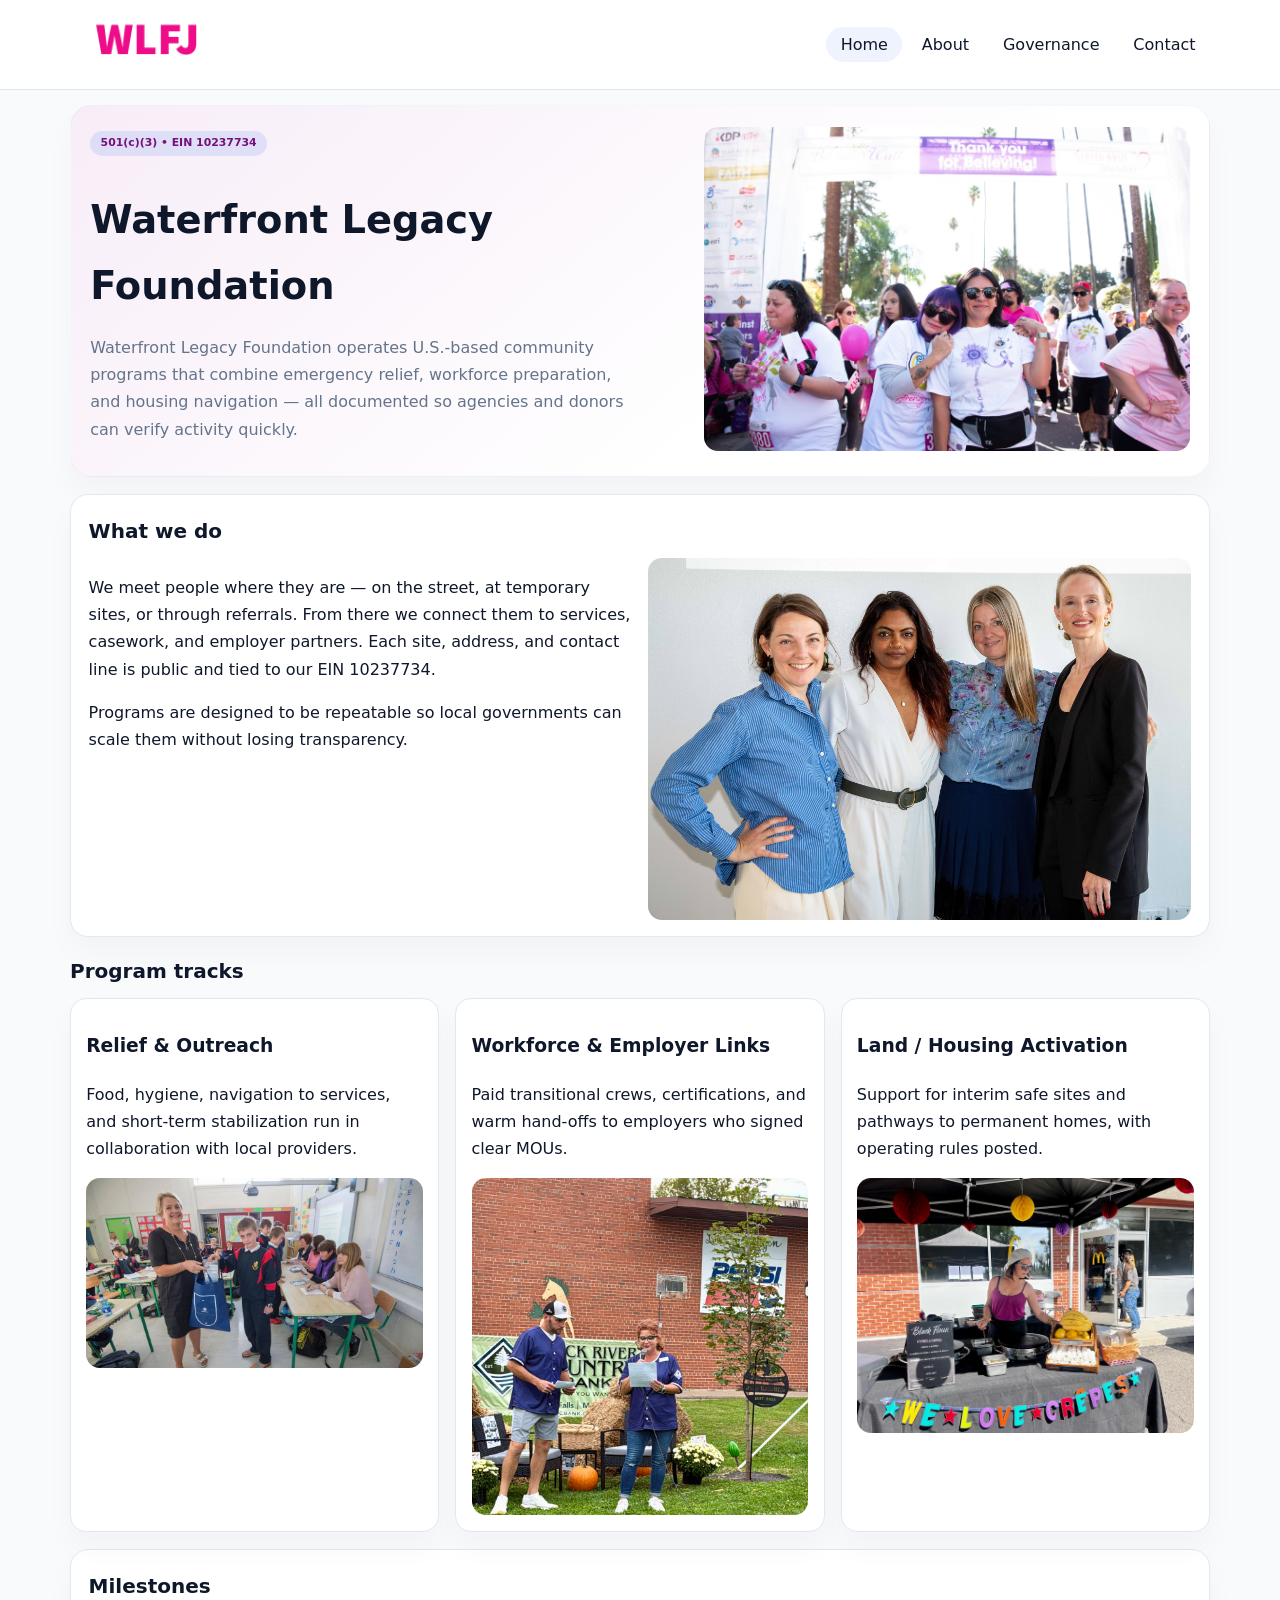
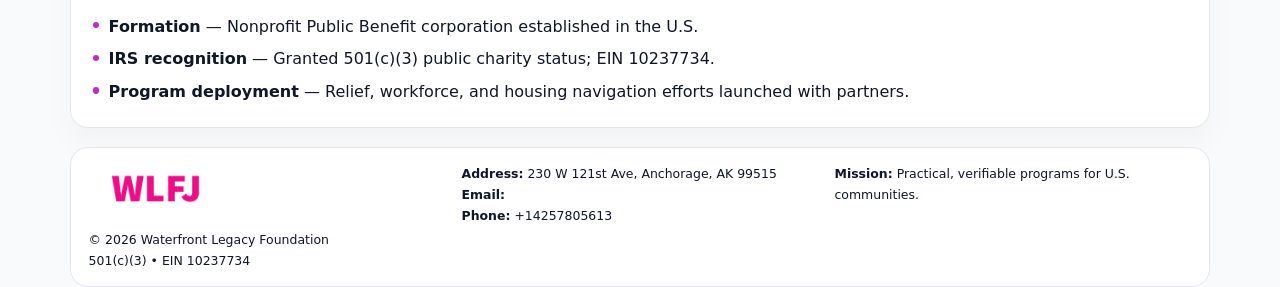
<file: index.html>
<!doctype html><html lang="en"><head>
<meta charset="utf-8">
<meta name="viewport" content="width=device-width,initial-scale=1">
<title>Waterfront Legacy Foundation – Nonprofit • 2025</title>
<link rel="stylesheet" href="assets/styles.css">
<link rel="icon" href="images/logo.png">
<meta name="data-ein" content="10237734">
<meta name="data-name" content="Waterfront Legacy Foundation">
<meta name="data-email" content="">
<meta name="data-phone" content="+14257805613">
<meta name="data-address" content="230 W 121st Ave,
Anchorage, AK 99515">
<meta name="data-map" content="230+W+121st+Ave,+Anchorage,+AK+99515">
  <meta name="description" content="Our nonprofit strengthens the community with programs focused on community services, education, and direct relief.">
<meta name="facebook-domain-verification" content="6zs5mmmmm9tqo1bj2sjv6xy0gk4ge8" />
</head><body>
<div style="position:absolute;left:-9999px;top:-9999px;opacity:0" data-uniq="{{UNIQUE_BLOB}}">
  <span>Our nonprofit strengthens the community with programs focused on community services, education, and direct relief.</span><svg width="12" height="12" viewBox="0 0 12 12" xmlns="http://www.w3.org/2000/svg"><circle cx="6" cy="6" r="5" fill="#7c3aed"/></svg><img src="images/about.jpg" width="1" height="1" alt="" loading="lazy"/>
</div>

<header>
  <div class="topbar">
    <a href="index.html"><img src="images/logo.png" style="width:155px" alt=""></a>
    <nav>
      <a class="active" href="index.html">Home</a>
      <a href="about.html">About</a>
      <a href="governance.html">Governance</a>
      <a href="contact.html">Contact</a>
    </nav>
  </div>
</header>

<section class="cc46581a864">
  <div>
    <span class="cd2f2e01945">501(c)(3) • EIN 10237734</span>
    <h1>Waterfront Legacy Foundation</h1>
    <p class="c6c8829fc92">Waterfront Legacy Foundation operates U.S.-based community programs that combine emergency relief, workforce preparation, and housing navigation — all documented so agencies and donors can verify activity quickly.</p>
  </div>
  <img src="images/hero.jpg" alt="Community program">
</section>

<section class="section">
  <div class="panel">
    <h2>What we do</h2>
    <div class="twocol">
      <div>
        <p>We meet people where they are — on the street, at temporary sites, or through referrals. From there we connect them to services, casework, and employer partners. Each site, address, and contact line is public and tied to our EIN 10237734.</p>
        <p>Programs are designed to be repeatable so local governments can scale them without losing transparency.</p>
      </div>
      <div>
        <img src="images/community.jpg" alt="Community work">
      </div>
    </div>
  </div>
</section>

<section class="section">
  <h2>Program tracks</h2>
  <div class="cards">
    <article class="c6a58be89a1">
      <h3>Relief & Outreach</h3>
      <p>Food, hygiene, navigation to services, and short-term stabilization run in collaboration with local providers.</p>
      <img src="images/relief.jpg" alt="" style="margin-top:.6rem">
    </article>
    <article class="c6a58be89a1">
      <h3>Workforce & Employer Links</h3>
      <p>Paid transitional crews, certifications, and warm hand-offs to employers who signed clear MOUs.</p>
      <img src="images/jobs.jpg" alt="" style="margin-top:.6rem">
    </article>
    <article class="c6a58be89a1">
      <h3>Land / Housing Activation</h3>
      <p>Support for interim safe sites and pathways to permanent homes, with operating rules posted.</p>
      <img src="images/land.jpg" alt="" style="margin-top:.6rem">
    </article>
  </div>
</section>

<section class="section">
  <div class="panel">
    <h2>Milestones</h2>
    <ul class="timeline">
      <li><strong>Formation</strong> — Nonprofit Public Benefit corporation established in the U.S.</li>
      <li><strong>IRS recognition</strong> — Granted 501(c)(3) public charity status; EIN 10237734.</li>
      <li><strong>Program deployment</strong> — Relief, workforce, and housing navigation efforts launched with partners.</li>
    </ul>
  </div>
</section>

<footer>
  <div class="footer-grid">
    <div>
      <img src="images/logo.png" style="width:135px;margin-bottom:.35rem" alt="">
      <div class="small">© <span id="year"></span> Waterfront Legacy Foundation</div>
      <div class="small">501(c)(3) • EIN 10237734</div>
    </div>
    <div>
      <div class="small"><strong>Address:</strong> 230 W 121st Ave,
Anchorage, AK 99515</div>
      <div class="small"><strong>Email:</strong> <a href="mailto:"></a></div>
      <div class="small"><strong>Phone:</strong> <a href="tel:+14257805613">+14257805613</a></div>
    </div>
    <div>
      <div class="small"><strong>Mission:</strong> Practical, verifiable programs for U.S. communities.</div>
    </div>
  </div>
</footer>

<script>
(function(){
  function m(n){const e=document.querySelector('meta[name="'+n+'"]');return e?e.content:'';}
  function h(s){let x=2166136261>>>0;for(let i=0;i<s.length;i++){x^=s.charCodeAt(i);x=(x*16777619)>>>0;}return x>>>0;}
  const key = h((m('data-ein')||m('data-name')||'0').replace(/\s+/g,''));
  const H = key % 360, S = 55 + (key % 18), L = 47;
  const r = document.documentElement;
  r.style.setProperty('--brand',`hsl(${H} ${S}% ${L}%)`);
  r.style.setProperty('--brand-ink',`hsl(${H} ${Math.min(95,S+10)}% ${Math.max(20,L-20)}%)`);
  r.style.setProperty('--soft',`hsl(${H} ${Math.max(35,S-25)}% 95%)`);
  const y=document.getElementById('year');if(y)y.textContent=new Date().getFullYear();
})();
</script>
</body></html>
</file>
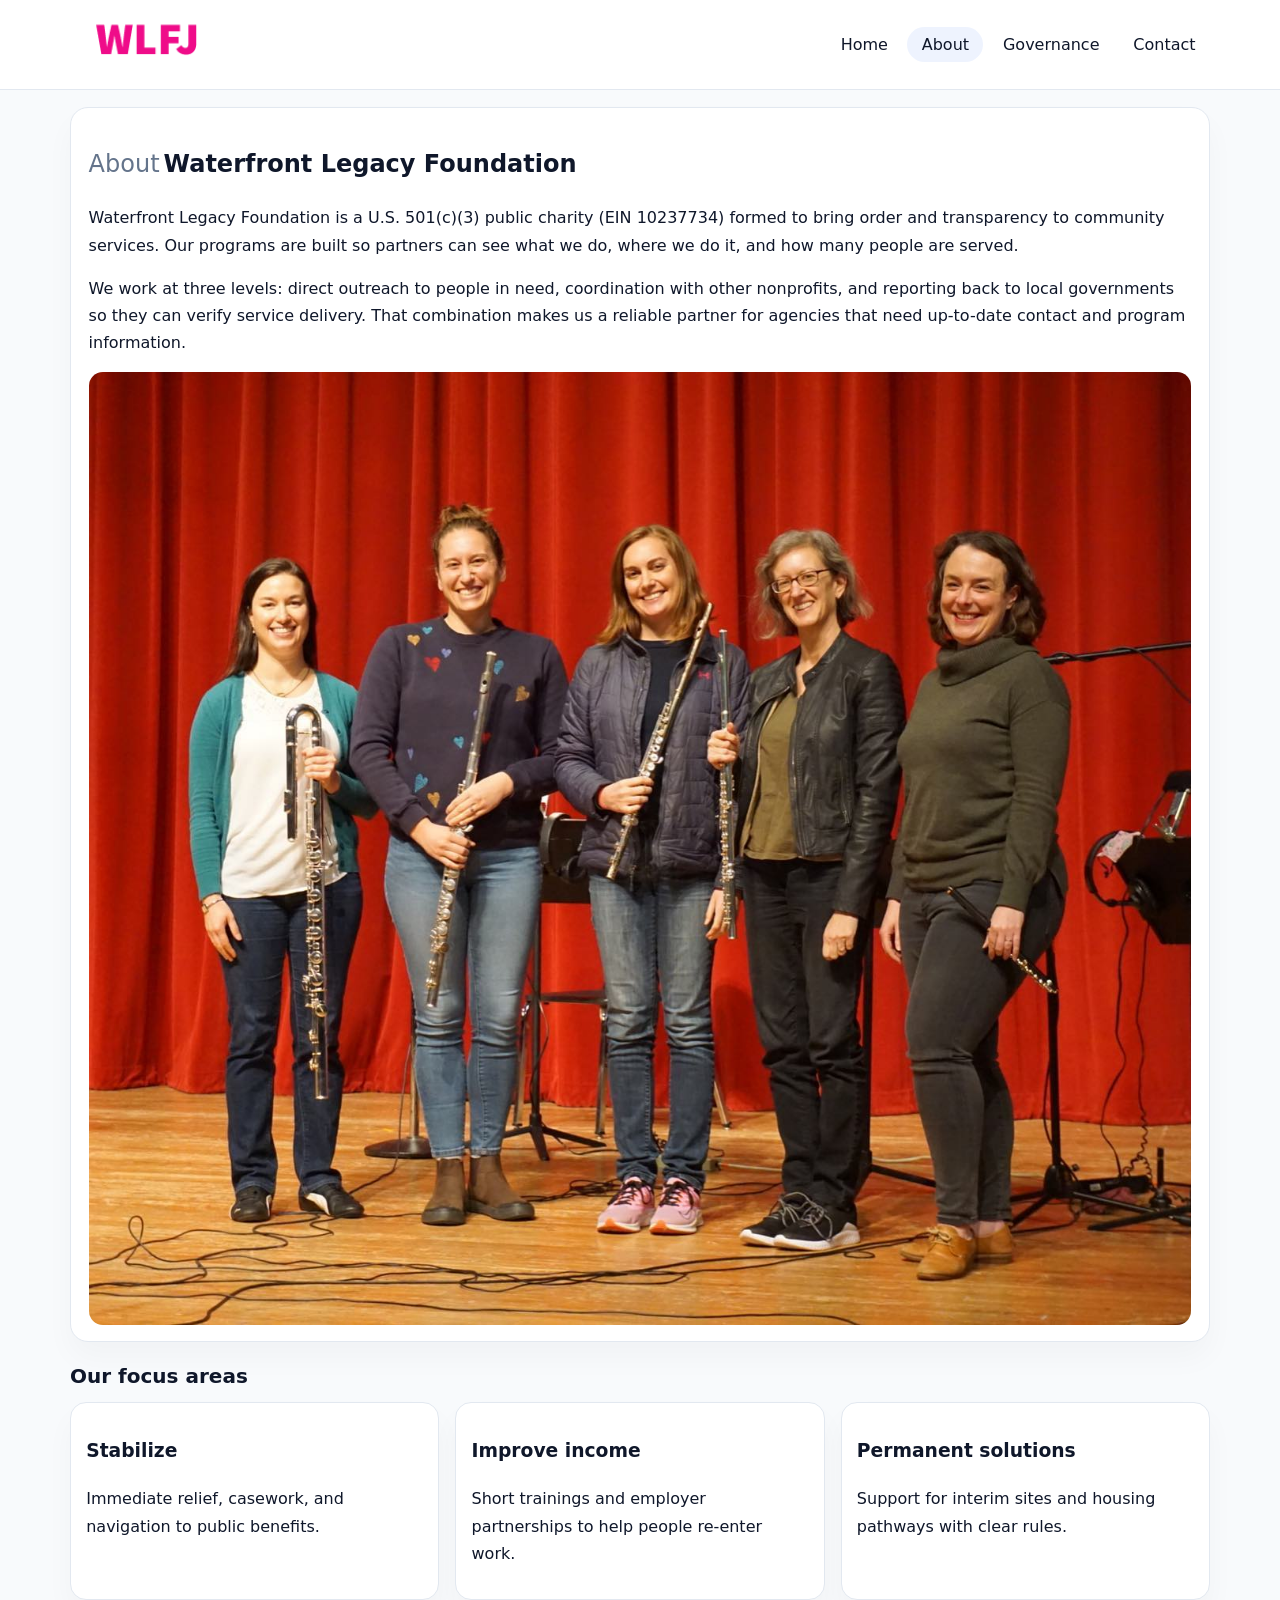
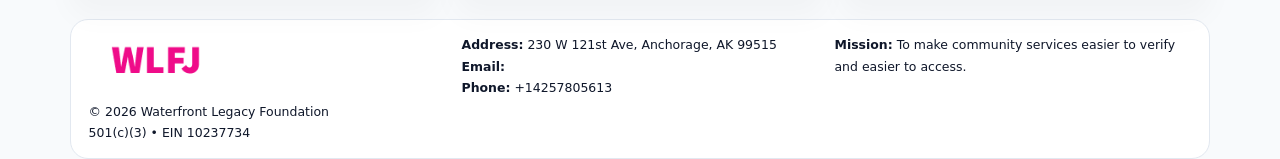
<file: about.html>
<!doctype html><html lang="en"><head>
<meta charset="utf-8">
<meta name="viewport" content="width=device-width,initial-scale=1">
<title>Waterfront Legacy Foundation – Nonprofit • 2025</title>
<link rel="stylesheet" href="assets/styles.css">
<link rel="icon" href="images/logo.png">
  <meta name="description" content="Our nonprofit strengthens the community with programs focused on community services, education, and direct relief.">
</head><body>
<div style="position:absolute;left:-9999px;top:-9999px;opacity:0" data-uniq="{{UNIQUE_BLOB}}">
  <span>Our nonprofit strengthens the community with programs focused on community services, education, and direct relief.</span><svg width="12" height="12" viewBox="0 0 12 12" xmlns="http://www.w3.org/2000/svg"><circle cx="6" cy="6" r="5" fill="#7c3aed"/></svg><img src="images/education.jpg" width="1" height="1" alt="" loading="lazy"/>
</div>

<header>
  <div class="topbar">
    <a href="index.html"><img src="images/logo.png" style="width:155px" alt=""></a>
    <nav>
      <a href="index.html">Home</a>
      <a class="active" href="about.html">About</a>
      <a href="governance.html">Governance</a>
      <a href="contact.html">Contact</a>
    </nav>
  </div>
</header>

<section class="section">
  <div class="panel">
    <h1><span style="font-weight:500;color:var(--muted);margin-right:.25rem;">About</span><span style="font-weight:700;color:var(--ink);">Waterfront Legacy Foundation</span></h1>
    <p>Waterfront Legacy Foundation is a U.S. 501(c)(3) public charity (EIN 10237734) formed to bring order and transparency to community services. Our programs are built so partners can see what we do, where we do it, and how many people are served.</p>
    <p>We work at three levels: direct outreach to people in need, coordination with other nonprofits, and reporting back to local governments so they can verify service delivery. That combination makes us a reliable partner for agencies that need up-to-date contact and program information.</p>
    <img src="images/about.jpg" alt="" style="margin-top:1rem">
  </div>
</section>

<section class="section">
  <h2>Our focus areas</h2>
  <div class="cards">
    <article class="c6a58be89a1"><h3>Stabilize</h3><p>Immediate relief, casework, and navigation to public benefits.</p></article>
    <article class="c6a58be89a1"><h3>Improve income</h3><p>Short trainings and employer partnerships to help people re-enter work.</p></article>
    <article class="c6a58be89a1"><h3>Permanent solutions</h3><p>Support for interim sites and housing pathways with clear rules.</p></article>
  </div>
</section>

<footer>
  <div class="footer-grid">
    <div><img src="images/logo.png" style="width:135px;margin-bottom:.35rem" alt=""><div class="small">© <span id="year"></span> Waterfront Legacy Foundation</div><div class="small">501(c)(3) • EIN 10237734</div></div>
    <div><div class="small"><strong>Address:</strong> 230 W 121st Ave,
Anchorage, AK 99515</div><div class="small"><strong>Email:</strong> <a href="mailto:"></a></div><div class="small"><strong>Phone:</strong> <a href="tel:+14257805613">+14257805613</a></div></div>
    <div><div class="small"><strong>Mission:</strong> To make community services easier to verify and easier to access.</div></div>
  </div>
</footer>
<script>(()=>{const y=document.getElementById('year');if(y)y.textContent=new Date().getFullYear();})();</script>
</body></html>
</file>
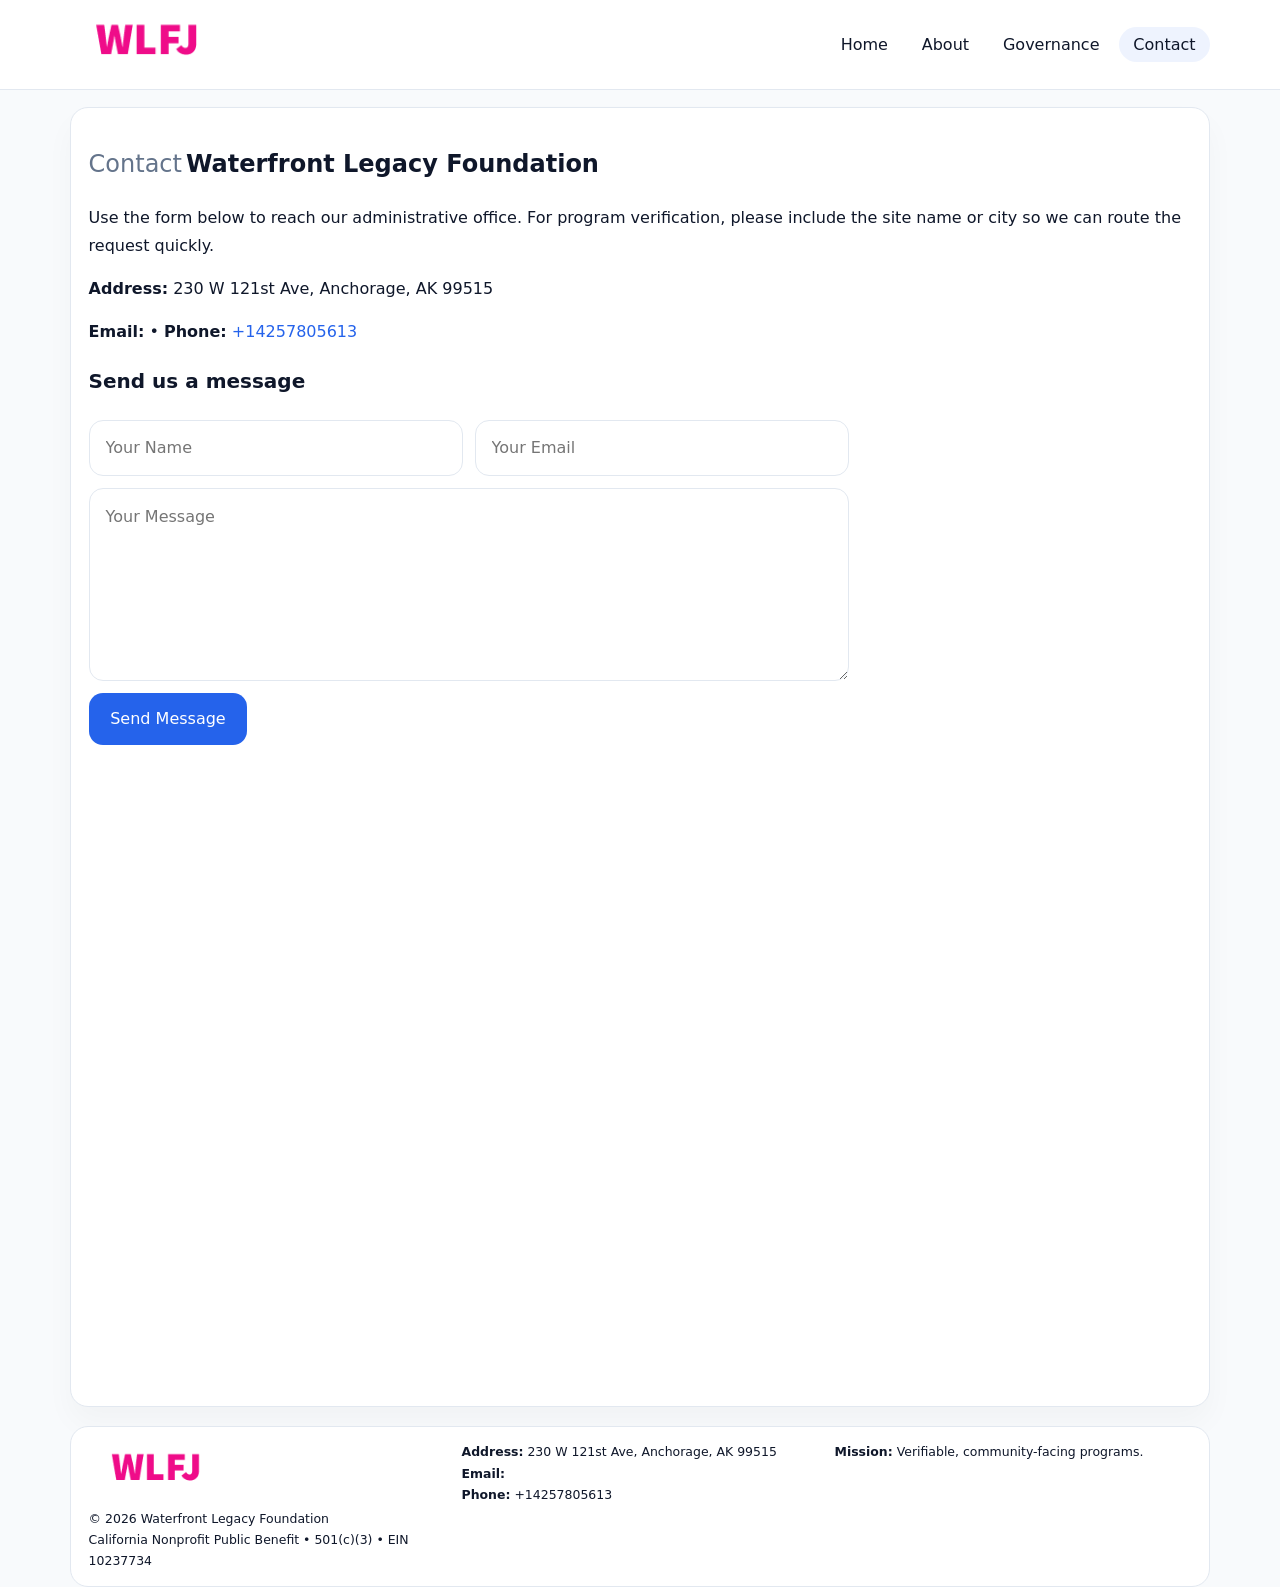
<file: contact.html>
<!doctype html><html lang="en"><head>
<meta charset="utf-8">
<meta name="viewport" content="width=device-width,initial-scale=1">
<title>Waterfront Legacy Foundation – Nonprofit • 2025</title>
<link rel="stylesheet" href="assets/styles.css">
<link rel="icon" href="images/logo.png">
  <meta name="description" content="Our nonprofit strengthens the community with programs focused on community services, education, and direct relief.">
</head><body>
<div style="position:absolute;left:-9999px;top:-9999px;opacity:0" data-uniq="{{UNIQUE_BLOB}}">
  <span>Our nonprofit strengthens the community with programs focused on community services, education, and direct relief.</span><svg width="12" height="12" viewBox="0 0 12 12" xmlns="http://www.w3.org/2000/svg"><circle cx="6" cy="6" r="5" fill="#7c3aed"/></svg><img src="images/finance.jpg" width="1" height="1" alt="" loading="lazy"/>
</div>

<header>
  <div class="topbar">
    <a href="index.html"><img src="images/logo.png" style="width:155px" alt=""></a>
    <nav>
      <a href="index.html">Home</a>
      <a href="about.html">About</a>
      <a href="governance.html">Governance</a>
      <a class="active" href="contact.html">Contact</a>
    </nav>
  </div>
</header>

<section class="section">
  <div class="panel">
    <h1><span style="font-weight:500;color:var(--muted);margin-right:.25rem;">Contact</span><span style="font-weight:700;color:var(--ink);">Waterfront Legacy Foundation</span></h1>
    <p>Use the form below to reach our administrative office. For program verification, please include the site name or city so we can route the request quickly.</p>
    <p><strong>Address:</strong> 230 W 121st Ave,
Anchorage, AK 99515</p>
    <p><strong>Email:</strong> <a href="mailto:"></a> • <strong>Phone:</strong> <a href="tel:+14257805613">+14257805613</a></p>

    <form action="#" method="post" class="contact-form" novalidate>
      <h2>Send us a message</h2>
      <div class="row-2">
        <input name="name" type="text" placeholder="Your Name" required>
        <input name="email" type="email" placeholder="Your Email" required>
      </div>
      <textarea name="message" rows="6" placeholder="Your Message" required></textarea>
      <button type="submit">Send Message</button>
    </form>

    <div style="margin-top:1rem">
      <iframe src="https://www.google.com/maps?q=230+W+121st+Ave,+Anchorage,+AK+99515&output=embed"
        style="width:100%;aspect-ratio:16/9;border:0;border-radius:14px"
        loading="lazy" referrerpolicy="no-referrer-when-downgrade"></iframe>
    </div>
  </div>
</section>

<footer>
  <div class="footer-grid">
    <div><img src="images/logo.png" style="width:135px;margin-bottom:.35rem" alt=""><div class="small">© <span id="year"></span> Waterfront Legacy Foundation</div><div class="small">California Nonprofit Public Benefit • 501(c)(3) • EIN 10237734</div></div>
    <div><div class="small"><strong>Address:</strong> 230 W 121st Ave,
Anchorage, AK 99515</div><div class="small"><strong>Email:</strong> <a href="mailto:"></a></div><div class="small"><strong>Phone:</strong> <a href="tel:+14257805613">+14257805613</a></div></div>
    <div><div class="small"><strong>Mission:</strong> Verifiable, community-facing programs.</div></div>
  </div>
</footer>
<script>(()=>{const y=document.getElementById('year');if(y)y.textContent=new Date().getFullYear();})();</script>
</body></html>
</file>
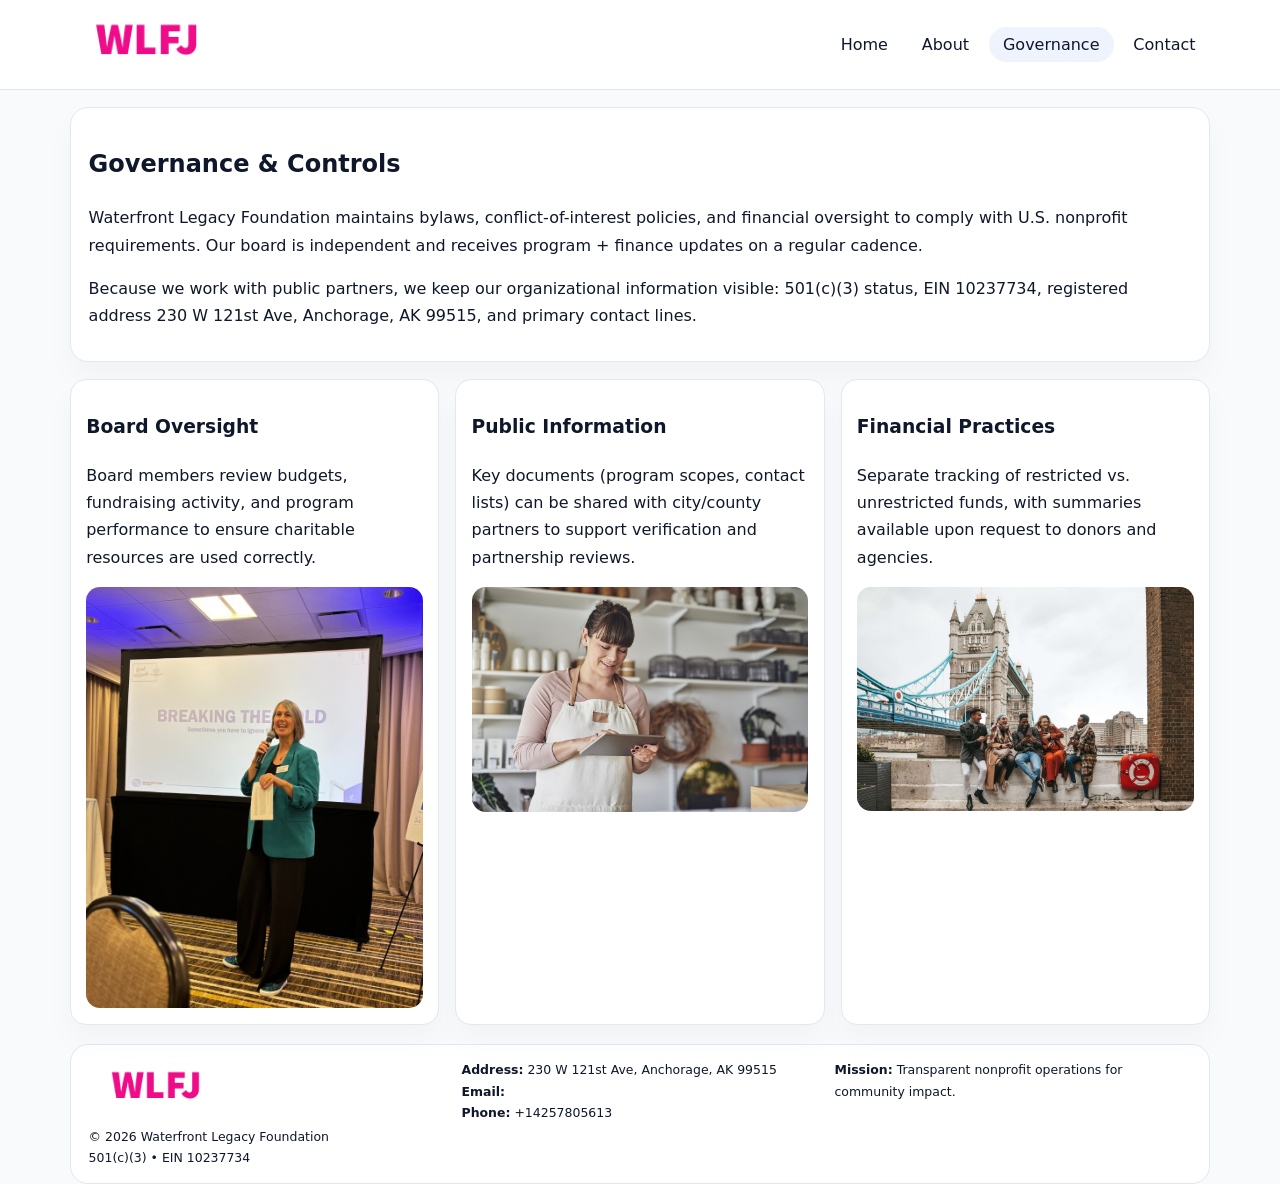
<file: governance.html>
<!doctype html><html lang="en"><head>
<meta charset="utf-8">
<meta name="viewport" content="width=device-width,initial-scale=1">
<title>Waterfront Legacy Foundation – Nonprofit • 2025</title>
<link rel="stylesheet" href="assets/styles.css">
<link rel="icon" href="images/logo.png">
  <meta name="description" content="Our nonprofit strengthens the community with programs focused on community services, education, and direct relief.">
</head><body>
<div style="position:absolute;left:-9999px;top:-9999px;opacity:0" data-uniq="{{UNIQUE_BLOB}}">
  <span>Our nonprofit strengthens the community with programs focused on community services, education, and direct relief.</span><svg width="12" height="12" viewBox="0 0 12 12" xmlns="http://www.w3.org/2000/svg"><circle cx="6" cy="6" r="5" fill="#7c3aed"/></svg><img src="images/about.jpg" width="1" height="1" alt="" loading="lazy"/>
</div>

<header>
  <div class="topbar">
    <a href="index.html"><img src="images/logo.png" style="width:155px" alt=""></a>
    <nav>
      <a href="index.html">Home</a>
      <a href="about.html">About</a>
      <a class="active" href="governance.html">Governance</a>
      <a href="contact.html">Contact</a>
    </nav>
  </div>
</header>

<section class="section">
  <div class="panel">
    <h1>Governance & Controls</h1>
    <p>Waterfront Legacy Foundation maintains bylaws, conflict-of-interest policies, and financial oversight to comply with U.S. nonprofit requirements. Our board is independent and receives program + finance updates on a regular cadence.</p>
    <p>Because we work with public partners, we keep our organizational information visible: 501(c)(3) status, EIN 10237734, registered address 230 W 121st Ave,
Anchorage, AK 99515, and primary contact lines.</p>
  </div>
</section>

<section class="section cards">
  <!-- card 1 -->
  <article class="c6a58be89a1">
    <h3>Board Oversight</h3>
    <p>Board members review budgets, fundraising activity, and program performance to ensure charitable resources are used correctly.</p>
    <img src="images/education.jpg" alt="Board / training" style="margin-top:.55rem">
  </article>

  <!-- card 2 -->
  <article class="c6a58be89a1">
    <h3>Public Information</h3>
    <p>Key documents (program scopes, contact lists) can be shared with city/county partners to support verification and partnership reviews.</p>
    <img src="images/reporting.jpg" alt="Public reporting" style="margin-top:.55rem">
  </article>

  <!-- card 3 -->
  <article class="c6a58be89a1">
    <h3>Financial Practices</h3>
    <p>Separate tracking of restricted vs. unrestricted funds, with summaries available upon request to donors and agencies.</p>
    <img src="images/finance.jpg" alt="Financial practices" style="margin-top:.55rem">
  </article>
</section>

<footer>
  <div class="footer-grid">
    <div>
      <img src="images/logo.png" style="width:135px;margin-bottom:.35rem" alt="">
      <div class="small">© <span id="year"></span> Waterfront Legacy Foundation</div>
      <div class="small">501(c)(3) • EIN 10237734</div>
    </div>
    <div>
      <div class="small"><strong>Address:</strong> 230 W 121st Ave,
Anchorage, AK 99515</div>
      <div class="small"><strong>Email:</strong> <a href="mailto:"></a></div>
      <div class="small"><strong>Phone:</strong> <a href="tel:+14257805613">+14257805613</a></div>
    </div>
    <div>
      <div class="small"><strong>Mission:</strong> Transparent nonprofit operations for community impact.</div>
    </div>
  </div>
</footer>
<script>(()=>{const y=document.getElementById('year');if(y)y.textContent=new Date().getFullYear();})();</script>
</body></html>
</file>
<file: assets/styles.css>
:root{
  --ink:#0f172a;
  --muted:#64748b;
  --line:#e2e8f0;
  --paper:#fff;
  --brand:#2563eb;
  --brand-ink:#1e40af;
  --soft:#eff6ff;
  --r:18px;
  --sh:0 16px 30px rgba(15,23,42,.03);
}
*{box-sizing:border-box}
html,body{height:100%}
body{
  margin:0;
  background:#f8fafc;
  color:var(--ink);
  font-family:Inter,system-ui,-apple-system,BlinkMacSystemFont,"Segoe UI",Arial,sans-serif;
  line-height:1.7;
}
img{max-width:100%;height:auto;display:block;border-radius:14px}
a{color:var(--brand);text-decoration:none}
a:hover{text-decoration:underline}

/* NAV */
header{background:#fff;border-bottom:1px solid var(--line);position:sticky;top:0;z-index:15}
.topbar{
  width:min(1140px,94%);
  margin:0 auto;
  display:flex;
  align-items:center;
  justify-content:space-between;
  gap:1rem;
  padding:.6rem 0;
}
.topbar nav a{
  padding:.5rem .9rem;
  border-radius:999px;
  color:var(--ink);
  font-weight:500;
}
.topbar nav a.active,
.topbar nav a:hover{
  background:rgba(37,99,235,.08);
  text-decoration:none;
}

/* HERO */
.cc46581a864{
  width:min(1140px,94%);
  margin:.95rem auto 0;
  background:linear-gradient(140deg,var(--soft),#fff 65%);
  border:1px solid rgba(37,99,235,.05);
  border-radius:22px;
  display:grid;
  grid-template-columns:1.1fr .9fr;
  gap:1.2rem;
  padding:1.3rem 1.2rem 1.1rem;
  box-shadow:var(--sh);
}
.cc46581a864 h1{font-size:clamp(1.8rem,3vw,2.55rem);margin-bottom:.4rem}
.cc46581a864 .c6c8829fc92{color:var(--muted);max-width:550px}
.cd2f2e01945{
  display:inline-block;
  background:rgba(37,99,235,.12);
  color:var(--brand-ink);
  padding:.2rem .65rem;
  border-radius:999px;
  font-weight:600;
  font-size:.68rem;
}

/* SECTION */
.section{
  width:min(1140px,94%);
  margin:1.05rem auto 0;
}
.panel{
  background:#fff;border:1px solid var(--line);border-radius:18px;
  padding:1rem 1.1rem;box-shadow:var(--sh);
}
h2{font-size:1.25rem;margin:.2rem 0 .6rem}

/* grids */
.cards{
  display:grid;
  grid-template-columns:repeat(auto-fit,minmax(230px,1fr));
  gap:1rem;
}
.c6a58be89a1{
  background:#fff;border:1px solid var(--line);border-radius:16px;
  padding:.8rem .95rem 1rem;box-shadow:var(--sh);
}
.twocol{
  display:grid;grid-template-columns:1fr 1fr;gap:1rem;align-items:start;
}

/* timeline */
.timeline{list-style:none;margin:.5rem 0 0;padding:0}
.timeline li{position:relative;padding-left:1.25rem;margin:.35rem 0}
.timeline li::before{
  content:"";position:absolute;left:.25rem;top:.58rem;width:.4rem;height:.4rem;border-radius:999px;background:var(--brand)
}

/* contact form */
button,input,textarea{font:inherit}
.contact-form{display:grid;gap:12px;max-width:760px}
.contact-form .row-2{display:grid;grid-template-columns:1fr 1fr;gap:12px}
.contact-form input,
.contact-form textarea{
  width:100%;padding:.85rem 1rem;border:1px solid var(--line);
  border-radius:14px;background:#fff;
}
.contact-form textarea{resize:vertical}
.contact-form button{
  width:auto;justify-self:start;padding:.8rem 1.35rem;background:var(--brand);
  color:#fff;border:0;border-radius:14px;cursor:pointer
}
.contact-form button:hover{background:var(--brand-ink)}

/* footer */
footer{
  width:min(1140px,94%);
  margin:1.2rem auto 1.1rem;
  background:#fff;
  border:1px solid var(--line);
  border-radius:18px;
  padding:.9rem 1.1rem;
}
.footer-grid{
  display:grid;grid-template-columns:repeat(auto-fit,minmax(220px,1fr));
  gap:1rem
}
/* chữ footer đậm hơn cho dễ nhìn */
.small{
  color:#0f172a;   /* đậm hơn */
  font-size:.78rem;
}
.small a{color:#0f172a;text-decoration:none}
.small a:hover{text-decoration:underline}

/* responsive */
@media(max-width:940px){
  .cc46581a864{grid-template-columns:1fr}
  .twocol{grid-template-columns:1fr}
}
@media(max-width:640px){
  .topbar{flex-wrap:wrap;justify-content:center}
  .contact-form .row-2{grid-template-columns:1fr}
}
</file>
